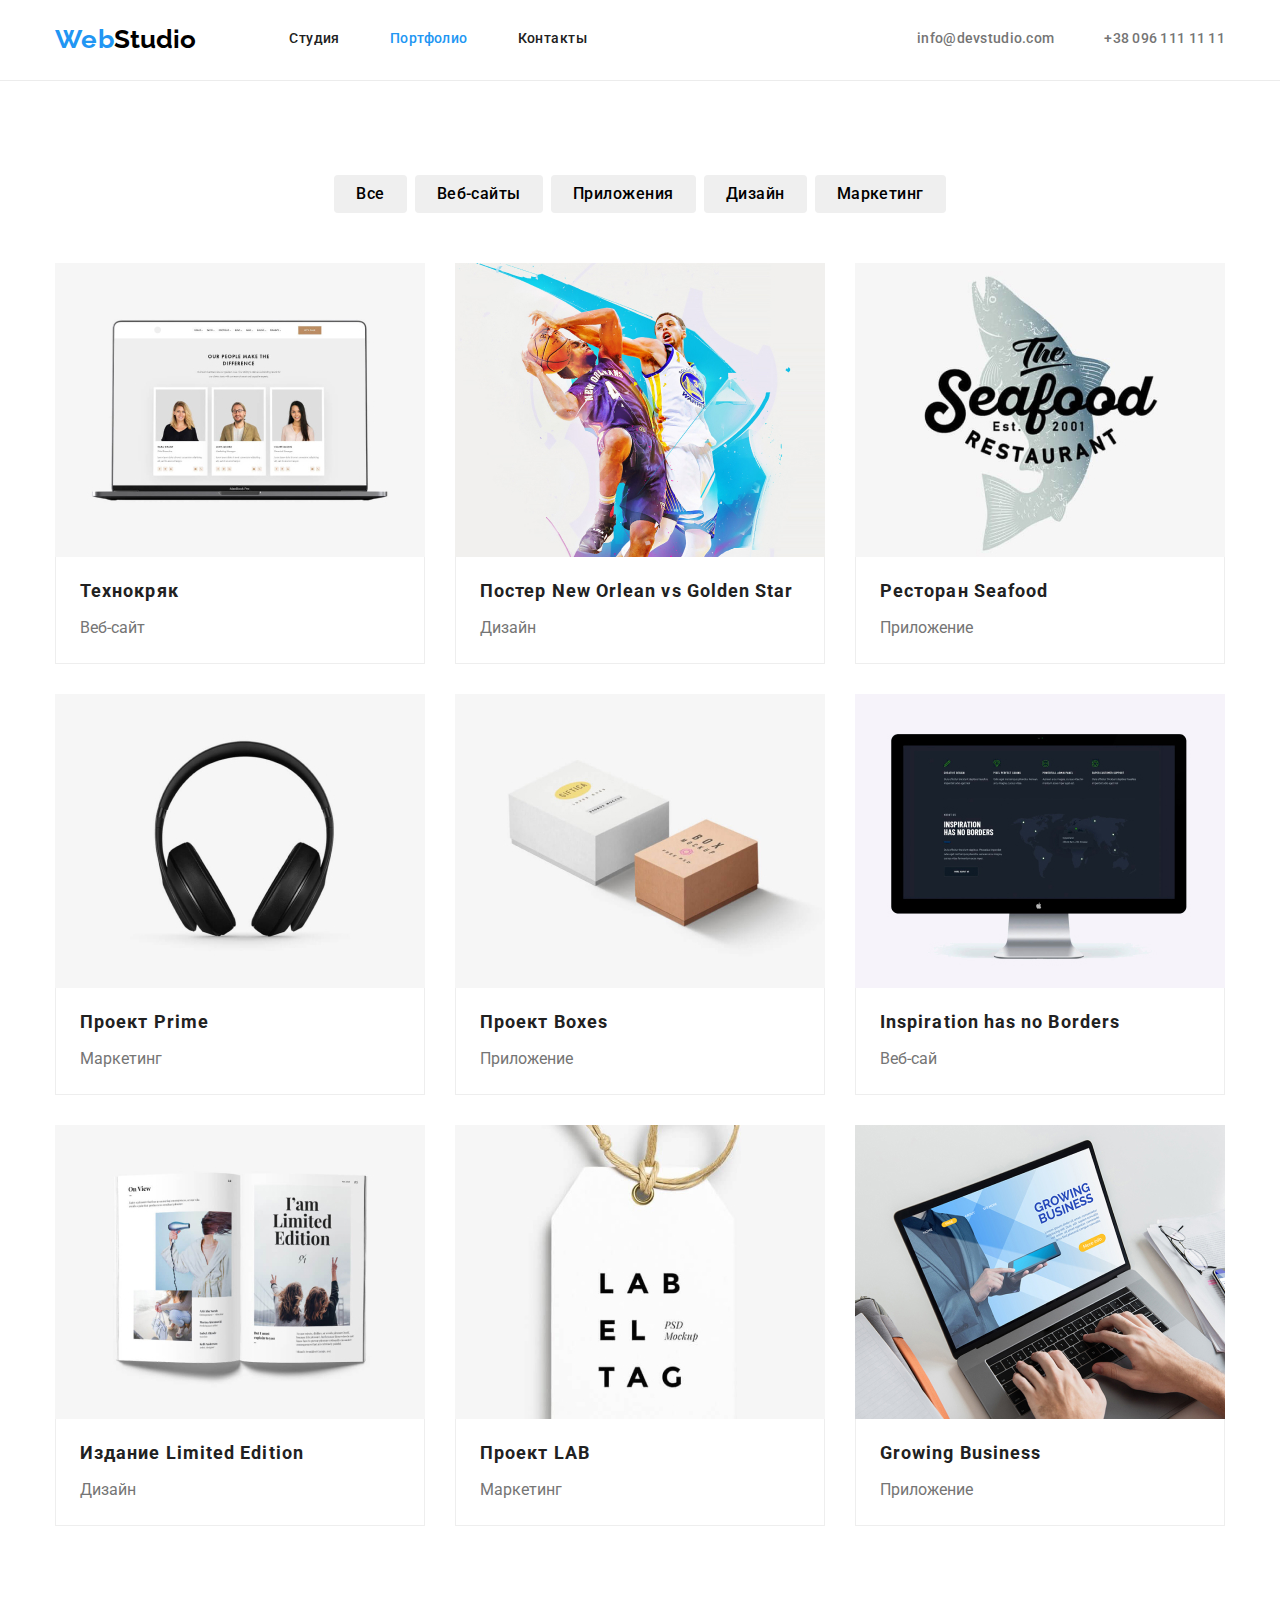
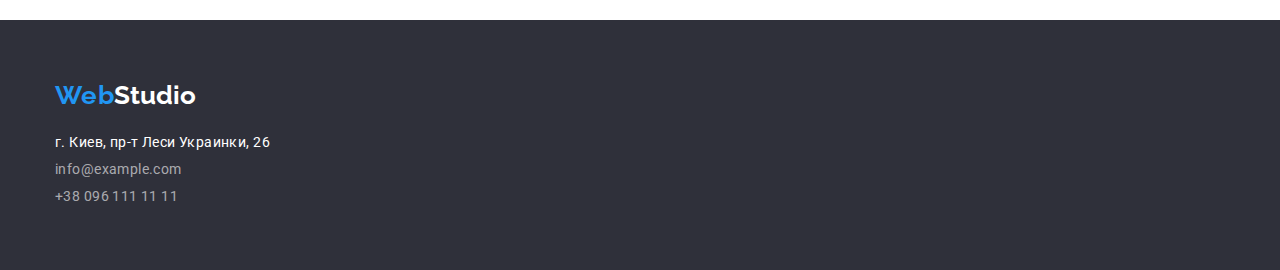
<file: portfolio.html>
<!DOCTYPE html>
<html lang="ru">
<head>
    <meta charset="UTF-8">
    <meta http-equiv="X-UA-Compatible" content="IE=edge">
    <meta name="viewport" content="width=device-width, initial-scale=1.0">
    <link rel="preconnect" href="https://fonts.googleapis.com">
    <link rel="preconnect" href="https://fonts.gstatic.com" crossorigin>
    <link href="https://fonts.googleapis.com/css2?family=Raleway:wght@700&family=Roboto:wght@400;500;700;900&display=swap" rel="stylesheet">
    <link rel="stylesheet" href="https://cdnjs.cloudflare.com/ajax/libs/modern-normalize/1.1.0/modern-normalize.css">
    <link rel="stylesheet" href="css/styles.css">
    <title>Webstudio</title>
</head>
<body>
    <header class="head">
        <div class="container">
            <div class="head-container">
                <nav class="head-nav">
                    <a class="head-nav-logo link" href="index.html">
                        <span class="logo-color-web">Web</span>
                        <span class="logo-color-top">Studio</span>
                    </a>
                    <ul class="head-nav-menu list">
                        <li class="lists-menu list"><a class="link" href="index.html">Студия</a></li>
                        <li class=" currentlink lists-menu"><a class="link" href="portfolio.html">Портфолио</a></li>
                        <li class="lists-menu"><a class="link" href="#">Контакты</a></li>
                    </ul>
                </nav>
                <ul class="mail list">
                    <li class="lists"><a class="link" href="#">info@devstudio.com</a></li>
                    <li class="lists"><a class="link" href="#">+38 096 111 11 11</a></li>
                </ul>
            </div>
        </div>
    </header>
    <main>
        <section class="section">
            <div class="container">
                <h1 class="visually-hidden">Меню</h1>  <!-- скрытый элемент -->
                <ul class="btn-menu list">
                    <li class="btn-box">
                        <button class="btn-chapters" type="button">Все</button>
                    </li>
                    <li class="btn-box">
                        <button class="btn-chapters" type="button">Веб-сайты</button>
                    </li>
                    <li class="btn-box">
                        <button class="btn-chapters" type="button">Приложения</button>
                    </li>
                    <li class="btn-box">
                        <button class="btn-chapters" type="button">Дизайн</button>
                    </li>
                    <li class="btn-box">
                        <button class="btn-chapters" type="button">Маркетинг</button>
                    </li>
                </ul>
                <ul class="projects list">
                    <li class="projects-box">
                        <img src="images/img2-1.jpg" alt="технокряк" width="370">
                        <div class="project-box-border">
                            <h3 class="projects-sublitle">Технокряк</h3>
                            <p class="projects-text">Веб-сайт</p> 
                        </div>
                    </li>
                    <li class="projects-box">
                        <img src="images/img2-2.jpg" alt="постер" width="370">
                        <div class="project-box-border">
                            <h3 class="projects-sublitle">Постер New Orlean vs Golden Star</h3>
                            <p class="projects-text">Дизайн</p> 
                        </div>             
                    </li>
                    <li class="projects-box">
                        <img src="images/img2-3.jpg" alt="ресторан" width="370">
                            <div class="project-box-border">
                            <h3 class="projects-sublitle">Ресторан Seafood</h3>
                        <p class="projects-text">Приложение</p>
                        </div>
                    </li>
                    <li class="projects-box">
                        <img src="images/img2-4.jpg" alt="проект-прайм" width="370">
                        <div class="project-box-border">
                            <h3 class="projects-sublitle">Проект Prime</h3>
                            <p class="projects-text">Маркетинг</p>
                        </div>                 
                    </li>
                    <li class="projects-box">
                        <img src="images/img2-5.jpg" alt="проект-боксез" width="370">
                        <div class="project-box-border">
                            <h3 class="projects-sublitle">Проект Boxes</h3>
                            <p class="projects-text">Приложение</p>
                        </div>
                    </li>
                    <li class="projects-box">
                        <img src="images/img2-6.jpg" alt="у-вдохговения-нет-границ" width="370">
                        <div class="project-box-border">
                            <h3 class="projects-sublitle">Inspiration has no Borders</h3>
                            <p class="projects-text">Веб-сай 
                            </div>               </li>
                    <li class="projects-box">
                        <img src="images/img2-7.jpg" alt="версия" width="370">
                        <div class="project-box-border">
                            <h3 class="projects-sublitle">Издание Limited Edition</h3>
                            <p class="projects-text">Дизайн</p>
                        </div>             
                    </li>
                    <li class="projects-box">
                        <img src="images/img2-8.jpg" alt="проект-лаб" width="370">
                        <div class="project-box-border">
                            <h3 class="projects-sublitle">Проект LAB</h3>
                            <p class="projects-text">Маркетинг</p>
                        </div>                    
                    </li>
                    <li class="projects-box">
                        <img src="images/img2-9.jpg" alt="развивающийся-бизнес" width="370">
                        <div class="project-box-border">
                            <h3 class="projects-sublitle">Growing Business</h3>
                            <p class="projects-text">Приложение</p>
                        </div>
                    </li>
                </ul>
            </div>
        </section>
    </main>
    <footer>
        <div class="container">
            <div class="footer-box">
                <a class="logo-footer link" href="index.html">
                    <span class="logo-color-web">Web</span>
                    <span class="logo-color-dwn">Studio</span>
                </a>
                <address><p class="contacts">г. Киев, пр-т Леси Украинки, 26</p>
                    <a class="mail-opacity link" href="#">info@example.com</a><br>
                    <a class="mail-opacity link" href="#">+38 096 111 11 11</a>
                </address>
            </div>
        </div>
    </footer>
</body>
</html>
</file>
<file: css/styles.css>
/* ------GENERAL------ */
body {
    font-family: roboto, sans-serif;
    color: #212121;
    margin: 0;
    width: 100%;
}
h1,
h2,
h3,
p {
	margin-top: 0;
}
h2 {
    margin-bottom: 50px;
}
img {
    display: block;
    max-width: 100%;
    height: auto;
}
:root {
    --logo-color: #2196F3;
    --text-grey: #757575;
    --background-grey: #2F303A;
}
.link {
    text-decoration: none;
    color: inherit;
}
.mail-opacity:hover,
.mail-opacity:focus,
.link:hover,
.link:focus {
    color: var(--logo-color);
}
.btn-chapters:hover,
.btn-chapters:focus {
    color: #FFFFFF;
    background-color: var(--logo-color);
    box-shadow: 0px 3px 1px rgba(0, 0, 0, 0.1), 0px 1px 2px rgba(0, 0, 0, 0.08), 0px 2px 2px rgba(0, 0, 0, 0.12);
}
.section {
    padding: 94px 0 94px 0;
}
.quality  {
    padding: 94px 0 47px 0;
}
.directions {
    padding: 47px 0 94px 0;
}
.list {
    list-style: none;
    padding-left: 0;
    margin: 0;
}
.lists:not(:last-child) {
    margin-right: 50px;
}
.lists-menu:not(:last-child) {
    margin-right: 50px;
}
.currentlink {
    color: var(--logo-color);
}

/* ------HEADER------ */
.head {
    display: flex;
    align-items: center;
    padding: 24px 0 25px 0;
    border-bottom: #ececec solid 1px;
}
.head-nav {
    display: flex;
    align-items: center;
}
.head-container {
    display:flex;
    width: 100%;
}
.head-nav-logo {
    font-family: Raleway;
    font-weight: 700;
    font-size: 0;
    line-height: 1.19;
    letter-spacing: 0.03em;
    margin-right: 93px;
}
.logo-color-web {
    color: var(--logo-color);
    font-family: Raleway;
    font-weight: 700;
    font-size: 26px;
    line-height: 1.19;
    margin-right: 0;
    padding-right: 0;
    letter-spacing: 0.03em;
}
.logo-color-top {
    color: black;
    font-size: 26px;
}
.logo-color-dwn {
    color: white;
    font-size: 26px;
}
.head-nav-menu {
    display: flex;
    font-weight: 500;
    font-size: 14px;
    line-height: 1.14;
    letter-spacing: 0.03em;
    padding: 0;
}
.mail {
    display: flex;
    color: var(--text-grey);
    align-items: center;
    font-weight: 500;
    font-size: 14px;
    line-height: 1.14;
    letter-spacing: 0.02em;
    padding-right: 0;
    margin-left: auto;
}

/* ------QUALITY CONTAINER------ */
.basic {
    background-color: var(--background-grey);
    padding: 200px 0 200px 0;
}
.slogan-wrapper {
    max-width: 696px;
    margin-left: auto;
    margin-right: auto;
}
.slogan {
    color: #fff;
    margin-bottom: 30px;
    font-weight: 900;
    font-size: 44px;
    line-height: 1.36;
    letter-spacing: 0.06em;
    text-align: center;
    text-transform: uppercase;
}
.order {
    display: block;
    margin: 0 auto;
    color: #fff;
    font-weight: 700;
    font-size: 16px;
    padding: 10px 32px 10px 32px;
    background: var(--logo-color);
    box-shadow: 0px 4px 4px rgba(0, 0, 0, 0.15);
    border-radius: 4px;
    line-height: 1.88;
    letter-spacing: 0.06em;
    cursor: pointer;
}
.order:hover {
    background-color: #188CE8;
    box-shadow: 0px 4px 4px rgba(0, 0, 0, 0.15);
    border-radius: 4px;
}

/* ------BUTTONS------ */
.btn-menu {
    display: flex;
    justify-content: center;
    margin-bottom: 50px;
}
.btn-box:not(:last-child) {
    margin-right: 8px;
}
.btn-chapters {
    padding: 6px 22px 6px 22px;
    font-weight: 500;
    font-size: 16px;
    border: 0;
    line-height: 1.62;
    letter-spacing: 0.03em;
    cursor: pointer;
    margin: 0;
    border-radius: 4px;
    transition: 0.1s linear;
}
.quality-box {
    display: flex;
    flex-wrap: wrap;
    margin-top: -30px;
    margin-left: -30px;
    padding: 0;
    margin-bottom: 0;
}
.quality-list {
    margin-top: 30px;
    margin-left: 30px;
    flex-basis: calc((100% - 30px * 4) / 4);
  }
.quality-subtitle {
    font-weight: 700;
    font-size: 14px;
    line-height: 1.14;
    letter-spacing: 0.03em;
    text-transform: uppercase;
    margin-bottom: 10px;
}
.quality-text {
    margin-bottom: 0;
    font-weight: 400;
    font-size: 14px;
    line-height: 1.71;
    letter-spacing: 0.03em;
    color: var(--text-grey);
}
.directions-title {
    text-align: center;
    font-weight: 700;
    font-size: 36px;
    line-height: 1.16;
    letter-spacing: 0.03em;

}
.directions-box {
    display: flex;
    flex-wrap: wrap;
    margin-top: -30px;
    margin-left: -30px;
    padding: 0;
    margin-bottom: 0;
}
.directions-img {
    margin-top: 30px;
    margin-left: 30px;
    flex-basis: calc((100% - 30px * 3) / 3);
}
.specialists {
    background-color: #F5F4FA;
}
.specialists-title {
    text-align: center;
    font-weight: 700;
    font-size: 36px;
    line-height: 1.16;
    letter-spacing: 0.03em;
}
.specialists-box {
    display: flex;
    flex-wrap: wrap;
    margin-top: -30px;
    margin-left: -30px;
    padding: 0;
    list-style: none;
}
.specialists-img {
    margin-top: 30px;
    margin-left: 30px;
    flex-basis: calc((100% - 120px) / 4);
    box-shadow: 0px 1px 3px rgba(0, 0, 0, 0.12), 0px 1px 1px rgba(0, 0, 0, 0.14), 0px 2px 1px rgba(0, 0, 0, 0.2);
    border-radius: 0px 0px 4px 4px;
    padding: 0;
}
.specialists-name {
    padding: 30px 0;
    text-align: center;
}
.specialists-subtitle {
    font-weight: 500;
    font-size: 16px;
    line-height: 1.19;
    text-align: center;
    margin-bottom: 10px;
}
.specialists-text {
    margin-bottom: 0;
    font-weight: 400;
    font-size: 16px;
    line-height: 1.19;
    text-align: center;
    color: var(--text-grey);
}
.container {
    width: 1200px;
    margin-left: auto;
    margin-right: auto;
    padding-left: 15px;
    padding-right: 15px;
}
.projects {
    display: flex;
    flex-wrap: wrap;
    margin-top: -30px;
    margin-left: -30px;
    padding: 0;
    margin-bottom: 0;
}
.projects-box {
    margin-top: 30px;
    margin-left: 30px;
    flex-basis: calc((100% - 30px * 3) / 3);
}
.projects-box:nth-last-child(-n+3) {
    margin-bottom: 0;
}
.project-box-border {
    padding: 20px 24px;
    margin-top: -4px;
    border-top: none;
    border-right: 1px solid #EEEEEE;
    border-bottom: 1px solid #EEEEEE;
    border-left: 1px solid #EEEEEE;
}
.projects-sublitle {
    margin-top: 0;
    margin-bottom: 4px;
    font-size: 18px;
    line-height: 2;
    letter-spacing: 0.06em;
}
.projects-text {
    margin-bottom: 0;
    font-weight: 400;
    font-size: 16px;
    line-height: 1.88;
    color: var(--text-grey);
}

/* ------FOOTER------ */
footer {
    display: block;
    background: var(--background-grey);
    padding: 60px 0 60px 0;
}
.footer-box {
    max-width: 231px;
}
.logo-footer {
    display: block;
    margin-bottom: 20px;
    font-family: Raleway;
    font-weight: 700;
    font-size: 0;
}
.logo-footer span {
    font-family: Raleway;
    font-weight: 700;
    font-size: 26px;
    line-height: 1.19;
}
.contacts {
    margin-bottom: 0;
    font-style: normal;
    font-weight: 400;
    font-size: 14px;
    line-height: 1.71;
    letter-spacing: 0.03em;
    color: #FFFFFF;
}
address {
    line-height: 1.71;
}
.mail-opacity {
    margin-top: 9px;
    text-decoration: none;
    font-style: normal;
    font-weight: 400;
    font-size: 14px;
    line-height: 1.71;
    letter-spacing: 0.03em;
    color: rgba(255, 255, 255, 0.6);
}
.visually-hidden {
    position: absolute !important;
    clip: rect(1px 1px 1px 1px);
    clip: rect(1px, 1px, 1px, 1px);
    padding: 0 !important;
    border: 0 !important;
    height: 1px !important;
    width: 1px !important;
    overflow: hidden;
}
</file>
